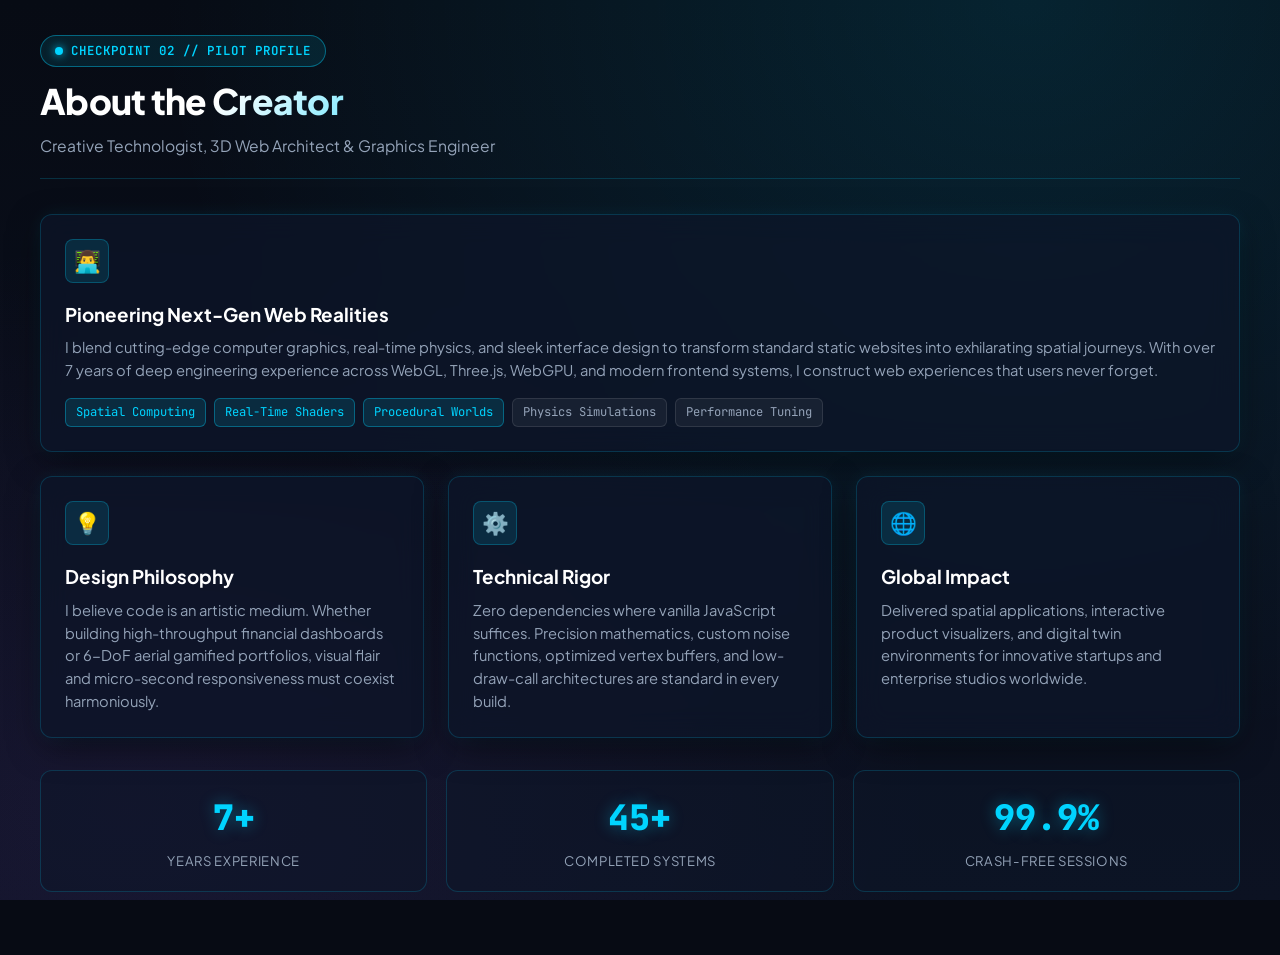
<file: pages/about.html>
<!DOCTYPE html>
<html lang="en">
<head>
  <meta charset="UTF-8">
  <meta name="viewport" content="width=device-width, initial-scale=1.0">
  <title>Zone 2: About Me • Cyber Drone Portfolio</title>
  <link rel="stylesheet" href="pages.css">
</head>
<body>
  <header class="page-header">
    <div>
      <div class="zone-badge">Checkpoint 02 // Pilot Profile</div>
      <h1 class="page-title">About the Creator</h1>
      <p class="page-subtitle">Creative Technologist, 3D Web Architect & Graphics Engineer</p>
    </div>
  </header>

  <div class="card" style="margin-bottom: 1.5rem;">
    <div class="card-icon">👨‍💻</div>
    <h3>Pioneering Next-Gen Web Realities</h3>
    <p>I blend cutting-edge computer graphics, real-time physics, and sleek interface design to transform standard static websites into exhilarating spatial journeys. With over 7 years of deep engineering experience across WebGL, Three.js, WebGPU, and modern frontend systems, I construct web experiences that users never forget.</p>
    <div class="tag-list">
      <span class="tag highlight">Spatial Computing</span>
      <span class="tag highlight">Real-Time Shaders</span>
      <span class="tag highlight">Procedural Worlds</span>
      <span class="tag">Physics Simulations</span>
      <span class="tag">Performance Tuning</span>
    </div>
  </div>

  <div class="card-grid">
    <div class="card">
      <div class="card-icon">💡</div>
      <h3>Design Philosophy</h3>
      <p>I believe code is an artistic medium. Whether building high-throughput financial dashboards or 6-DoF aerial gamified portfolios, visual flair and micro-second responsiveness must coexist harmoniously.</p>
    </div>
    <div class="card">
      <div class="card-icon">⚙️</div>
      <h3>Technical Rigor</h3>
      <p>Zero dependencies where vanilla JavaScript suffices. Precision mathematics, custom noise functions, optimized vertex buffers, and low-draw-call architectures are standard in every build.</p>
    </div>
    <div class="card">
      <div class="card-icon">🌐</div>
      <h3>Global Impact</h3>
      <p>Delivered spatial applications, interactive product visualizers, and digital twin environments for innovative startups and enterprise studios worldwide.</p>
    </div>
  </div>

  <div class="metrics-row" style="margin-top: 2rem;">
    <div class="metric-card">
      <div class="metric-val">7+</div>
      <div class="metric-label">Years Experience</div>
    </div>
    <div class="metric-card">
      <div class="metric-val">45+</div>
      <div class="metric-label">Completed Systems</div>
    </div>
    <div class="metric-card">
      <div class="metric-val">99.9%</div>
      <div class="metric-label">Crash-Free Sessions</div>
    </div>
  </div>
</body>
</html>
</file>
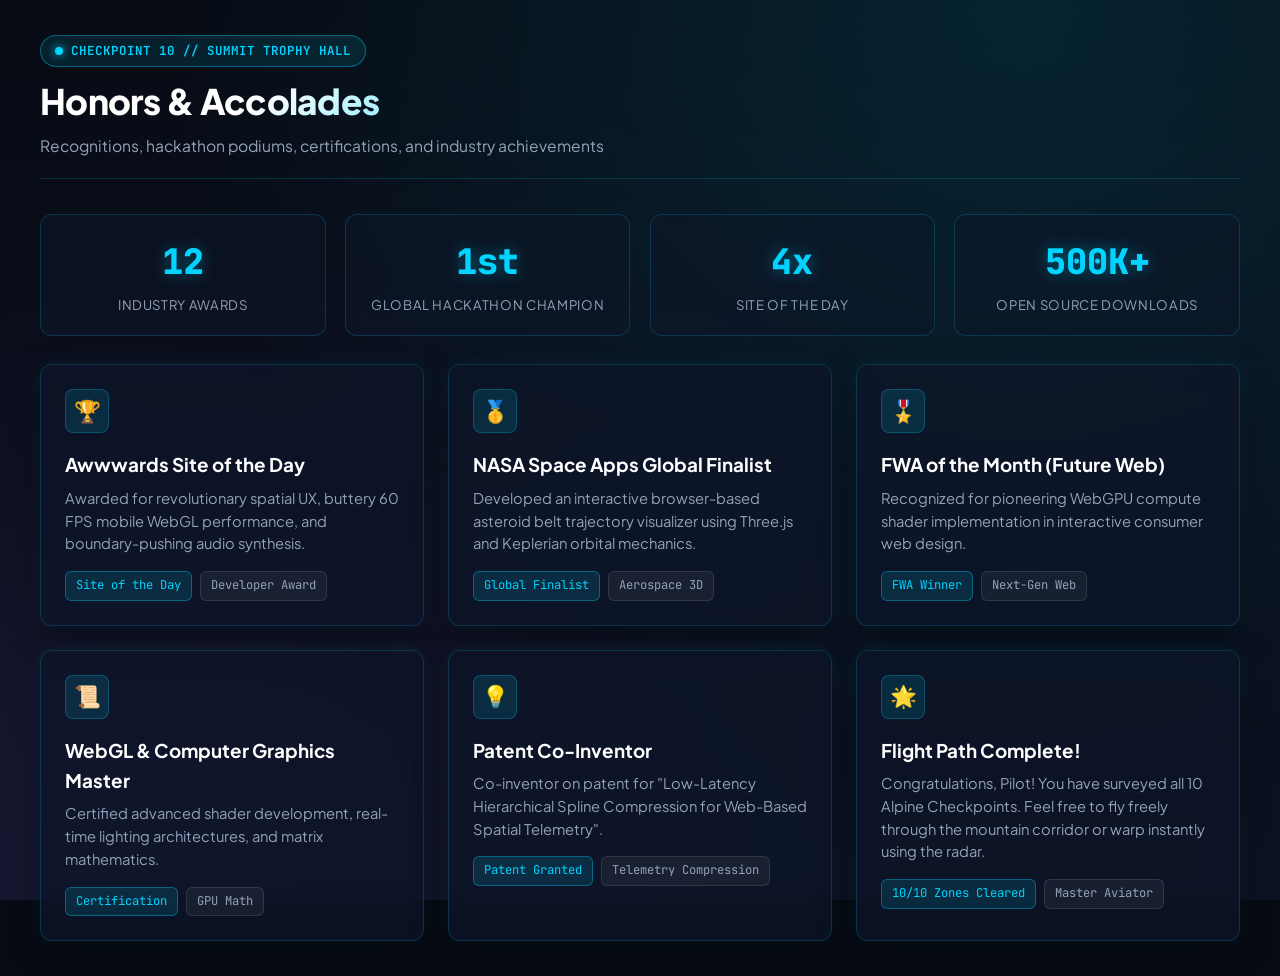
<file: pages/achievements.html>
<!DOCTYPE html>
<html lang="en">
<head>
  <meta charset="UTF-8">
  <meta name="viewport" content="width=device-width, initial-scale=1.0">
  <title>Zone 10: Achievements • Cyber Drone Portfolio</title>
  <link rel="stylesheet" href="pages.css">
</head>
<body>
  <header class="page-header">
    <div>
      <div class="zone-badge">Checkpoint 10 // Summit Trophy Hall</div>
      <h1 class="page-title">Honors & Accolades</h1>
      <p class="page-subtitle">Recognitions, hackathon podiums, certifications, and industry achievements</p>
    </div>
  </header>

  <div class="metrics-row">
    <div class="metric-card">
      <div class="metric-val">12</div>
      <div class="metric-label">Industry Awards</div>
    </div>
    <div class="metric-card">
      <div class="metric-val">1st</div>
      <div class="metric-label">Global Hackathon Champion</div>
    </div>
    <div class="metric-card">
      <div class="metric-val">4x</div>
      <div class="metric-label">Site of the Day</div>
    </div>
    <div class="metric-card">
      <div class="metric-val">500K+</div>
      <div class="metric-label">Open Source Downloads</div>
    </div>
  </div>

  <div class="card-grid">
    <div class="card">
      <div class="card-icon">🏆</div>
      <h3>Awwwards Site of the Day</h3>
      <p>Awarded for revolutionary spatial UX, buttery 60 FPS mobile WebGL performance, and boundary-pushing audio synthesis.</p>
      <div class="tag-list">
        <span class="tag highlight">Site of the Day</span>
        <span class="tag">Developer Award</span>
      </div>
    </div>

    <div class="card">
      <div class="card-icon">🥇</div>
      <h3>NASA Space Apps Global Finalist</h3>
      <p>Developed an interactive browser-based asteroid belt trajectory visualizer using Three.js and Keplerian orbital mechanics.</p>
      <div class="tag-list">
        <span class="tag highlight">Global Finalist</span>
        <span class="tag">Aerospace 3D</span>
      </div>
    </div>

    <div class="card">
      <div class="card-icon">🎖️</div>
      <h3>FWA of the Month (Future Web)</h3>
      <p>Recognized for pioneering WebGPU compute shader implementation in interactive consumer web design.</p>
      <div class="tag-list">
        <span class="tag highlight">FWA Winner</span>
        <span class="tag">Next-Gen Web</span>
      </div>
    </div>

    <div class="card">
      <div class="card-icon">📜</div>
      <h3>WebGL & Computer Graphics Master</h3>
      <p>Certified advanced shader development, real-time lighting architectures, and matrix mathematics.</p>
      <div class="tag-list">
        <span class="tag highlight">Certification</span>
        <span class="tag">GPU Math</span>
      </div>
    </div>

    <div class="card">
      <div class="card-icon">💡</div>
      <h3>Patent Co-Inventor</h3>
      <p>Co-inventor on patent for "Low-Latency Hierarchical Spline Compression for Web-Based Spatial Telemetry".</p>
      <div class="tag-list">
        <span class="tag highlight">Patent Granted</span>
        <span class="tag">Telemetry Compression</span>
      </div>
    </div>

    <div class="card">
      <div class="card-icon">🌟</div>
      <h3>Flight Path Complete!</h3>
      <p>Congratulations, Pilot! You have surveyed all 10 Alpine Checkpoints. Feel free to fly freely through the mountain corridor or warp instantly using the radar.</p>
      <div class="tag-list">
        <span class="tag highlight">10/10 Zones Cleared</span>
        <span class="tag">Master Aviator</span>
      </div>
    </div>
  </div>
</body>
</html>
</file>
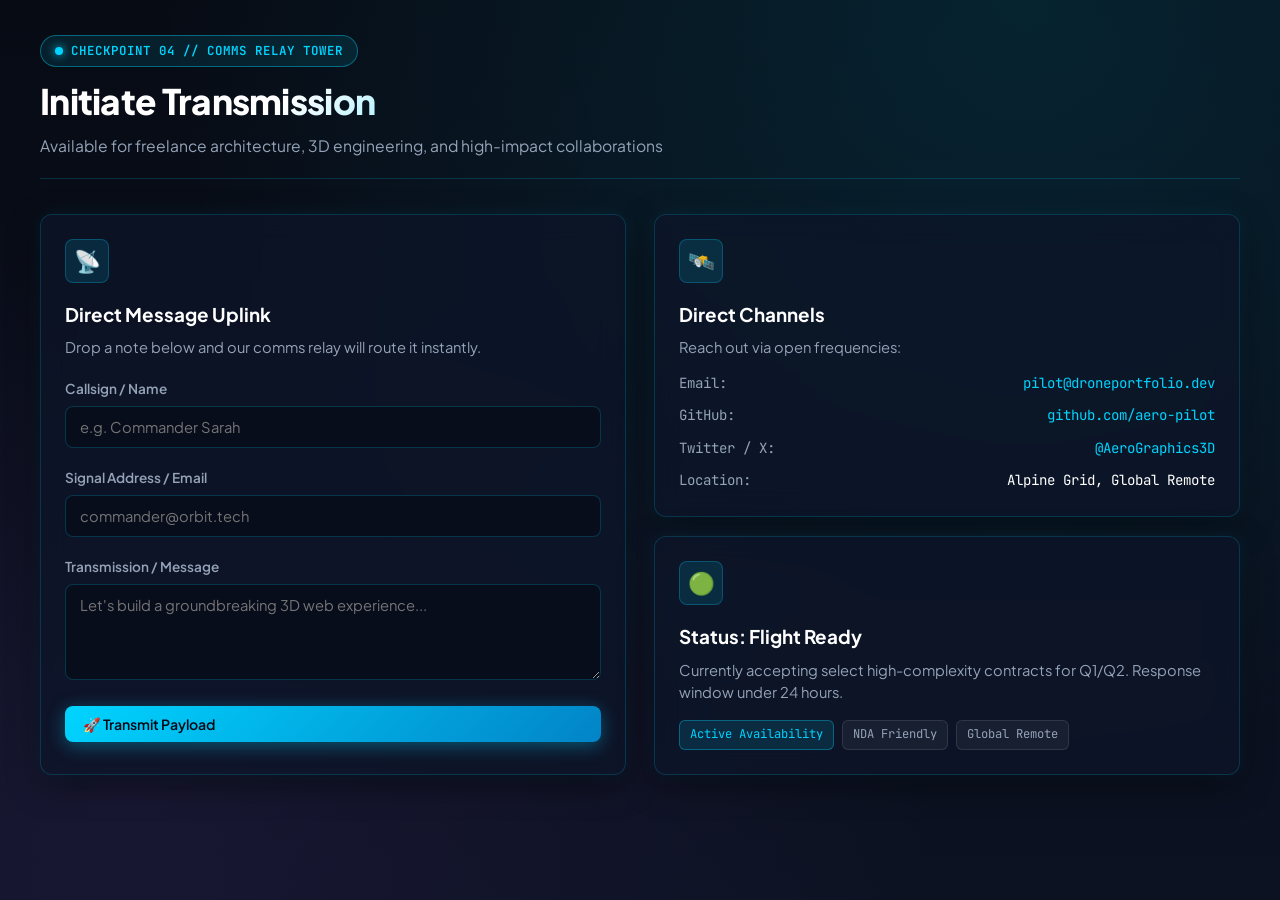
<file: pages/contact.html>
<!DOCTYPE html>
<html lang="en">
<head>
  <meta charset="UTF-8">
  <meta name="viewport" content="width=device-width, initial-scale=1.0">
  <title>Zone 4: Contact • Cyber Drone Portfolio</title>
  <link rel="stylesheet" href="pages.css">
</head>
<body>
  <header class="page-header">
    <div>
      <div class="zone-badge">Checkpoint 04 // Comms Relay Tower</div>
      <h1 class="page-title">Initiate Transmission</h1>
      <p class="page-subtitle">Available for freelance architecture, 3D engineering, and high-impact collaborations</p>
    </div>
  </header>

  <div style="display: grid; grid-template-columns: repeat(auto-fit, minmax(320px, 1fr)); gap: 1.8rem;">
    <!-- Contact Form -->
    <div class="card">
      <div class="card-icon">📡</div>
      <h3>Direct Message Uplink</h3>
      <p style="margin-bottom: 1.2rem;">Drop a note below and our comms relay will route it instantly.</p>
      
      <form id="contactForm" onsubmit="event.preventDefault(); document.getElementById('msgStatus').style.display='block';">
        <div class="form-group">
          <label class="form-label">Callsign / Name</label>
          <input type="text" class="form-input" placeholder="e.g. Commander Sarah" required>
        </div>
        <div class="form-group">
          <label class="form-label">Signal Address / Email</label>
          <input type="email" class="form-input" placeholder="commander@orbit.tech" required>
        </div>
        <div class="form-group">
          <label class="form-label">Transmission / Message</label>
          <textarea class="form-textarea" rows="4" placeholder="Let's build a groundbreaking 3D web experience..." required></textarea>
        </div>
        <button type="submit" class="btn btn-primary" style="width: 100%;">
          <span>🚀 Transmit Payload</span>
        </button>
      </form>
      <div id="msgStatus" style="display:none; margin-top: 1rem; color: var(--cyan-neon); font-family: 'JetBrains Mono', monospace; font-size: 0.85rem; text-align: center;">
        ✓ Transmission encrypted & dispatched to command!
      </div>
    </div>

    <!-- Communication Coordinates -->
    <div>
      <div class="card" style="margin-bottom: 1.2rem;">
        <div class="card-icon">🛰️</div>
        <h3>Direct Channels</h3>
        <p style="margin-bottom: 0.8rem;">Reach out via open frequencies:</p>
        <div style="display: flex; flex-direction: column; gap: 10px; font-family: 'JetBrains Mono', monospace; font-size: 0.88rem;">
          <div style="display: flex; justify-content: space-between;">
            <span style="color: var(--text-dim);">Email:</span>
            <span style="color: var(--cyan-neon);">pilot@droneportfolio.dev</span>
          </div>
          <div style="display: flex; justify-content: space-between;">
            <span style="color: var(--text-dim);">GitHub:</span>
            <span style="color: var(--cyan-neon);">github.com/aero-pilot</span>
          </div>
          <div style="display: flex; justify-content: space-between;">
            <span style="color: var(--text-dim);">Twitter / X:</span>
            <span style="color: var(--cyan-neon);">@AeroGraphics3D</span>
          </div>
          <div style="display: flex; justify-content: space-between;">
            <span style="color: var(--text-dim);">Location:</span>
            <span style="color: #fff;">Alpine Grid, Global Remote</span>
          </div>
        </div>
      </div>

      <div class="card">
        <div class="card-icon">🟢</div>
        <h3>Status: Flight Ready</h3>
        <p>Currently accepting select high-complexity contracts for Q1/Q2. Response window under 24 hours.</p>
        <div class="tag-list" style="margin-top: 1rem;">
          <span class="tag highlight">Active Availability</span>
          <span class="tag">NDA Friendly</span>
          <span class="tag">Global Remote</span>
        </div>
      </div>
    </div>
  </div>
</body>
</html>
</file>
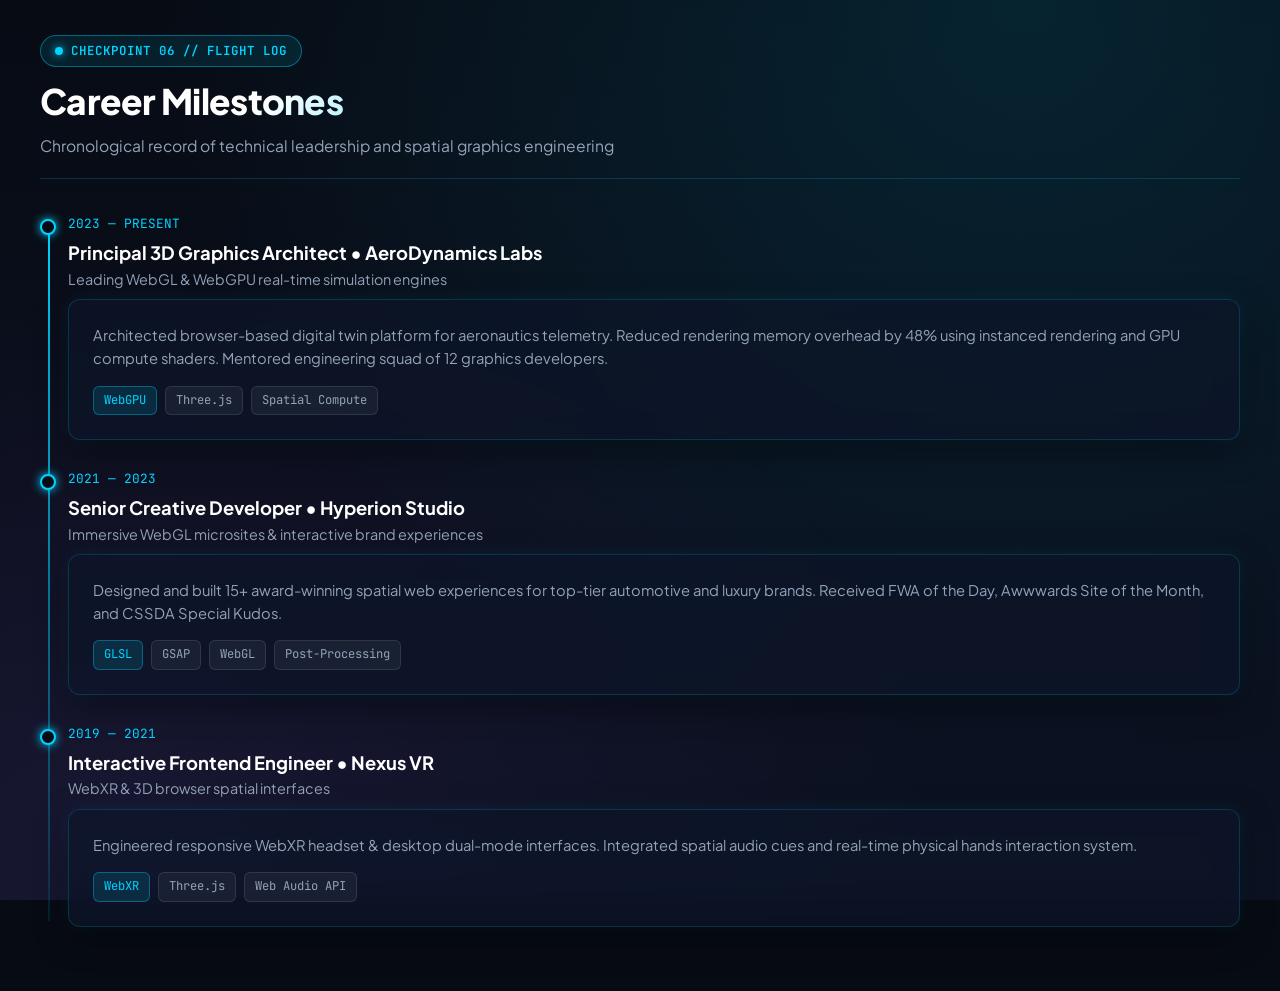
<file: pages/experience.html>
<!DOCTYPE html>
<html lang="en">
<head>
  <meta charset="UTF-8">
  <meta name="viewport" content="width=device-width, initial-scale=1.0">
  <title>Zone 6: Experience • Cyber Drone Portfolio</title>
  <link rel="stylesheet" href="pages.css">
</head>
<body>
  <header class="page-header">
    <div>
      <div class="zone-badge">Checkpoint 06 // Flight Log</div>
      <h1 class="page-title">Career Milestones</h1>
      <p class="page-subtitle">Chronological record of technical leadership and spatial graphics engineering</p>
    </div>
  </header>

  <div class="timeline">
    <div class="timeline-item">
      <div class="timeline-dot"></div>
      <div class="timeline-date">2023 — PRESENT</div>
      <div class="timeline-title">Principal 3D Graphics Architect • AeroDynamics Labs</div>
      <div class="timeline-role">Leading WebGL & WebGPU real-time simulation engines</div>
      <div class="card">
        <p>Architected browser-based digital twin platform for aeronautics telemetry. Reduced rendering memory overhead by 48% using instanced rendering and GPU compute shaders. Mentored engineering squad of 12 graphics developers.</p>
        <div class="tag-list">
          <span class="tag highlight">WebGPU</span>
          <span class="tag">Three.js</span>
          <span class="tag">Spatial Compute</span>
        </div>
      </div>
    </div>

    <div class="timeline-item">
      <div class="timeline-dot"></div>
      <div class="timeline-date">2021 — 2023</div>
      <div class="timeline-title">Senior Creative Developer • Hyperion Studio</div>
      <div class="timeline-role">Immersive WebGL microsites & interactive brand experiences</div>
      <div class="card">
        <p>Designed and built 15+ award-winning spatial web experiences for top-tier automotive and luxury brands. Received FWA of the Day, Awwwards Site of the Month, and CSSDA Special Kudos.</p>
        <div class="tag-list">
          <span class="tag highlight">GLSL</span>
          <span class="tag">GSAP</span>
          <span class="tag">WebGL</span>
          <span class="tag">Post-Processing</span>
        </div>
      </div>
    </div>

    <div class="timeline-item">
      <div class="timeline-dot"></div>
      <div class="timeline-date">2019 — 2021</div>
      <div class="timeline-title">Interactive Frontend Engineer • Nexus VR</div>
      <div class="timeline-role">WebXR & 3D browser spatial interfaces</div>
      <div class="card">
        <p>Engineered responsive WebXR headset & desktop dual-mode interfaces. Integrated spatial audio cues and real-time physical hands interaction system.</p>
        <div class="tag-list">
          <span class="tag highlight">WebXR</span>
          <span class="tag">Three.js</span>
          <span class="tag">Web Audio API</span>
        </div>
      </div>
    </div>
  </div>
</body>
</html>
</file>
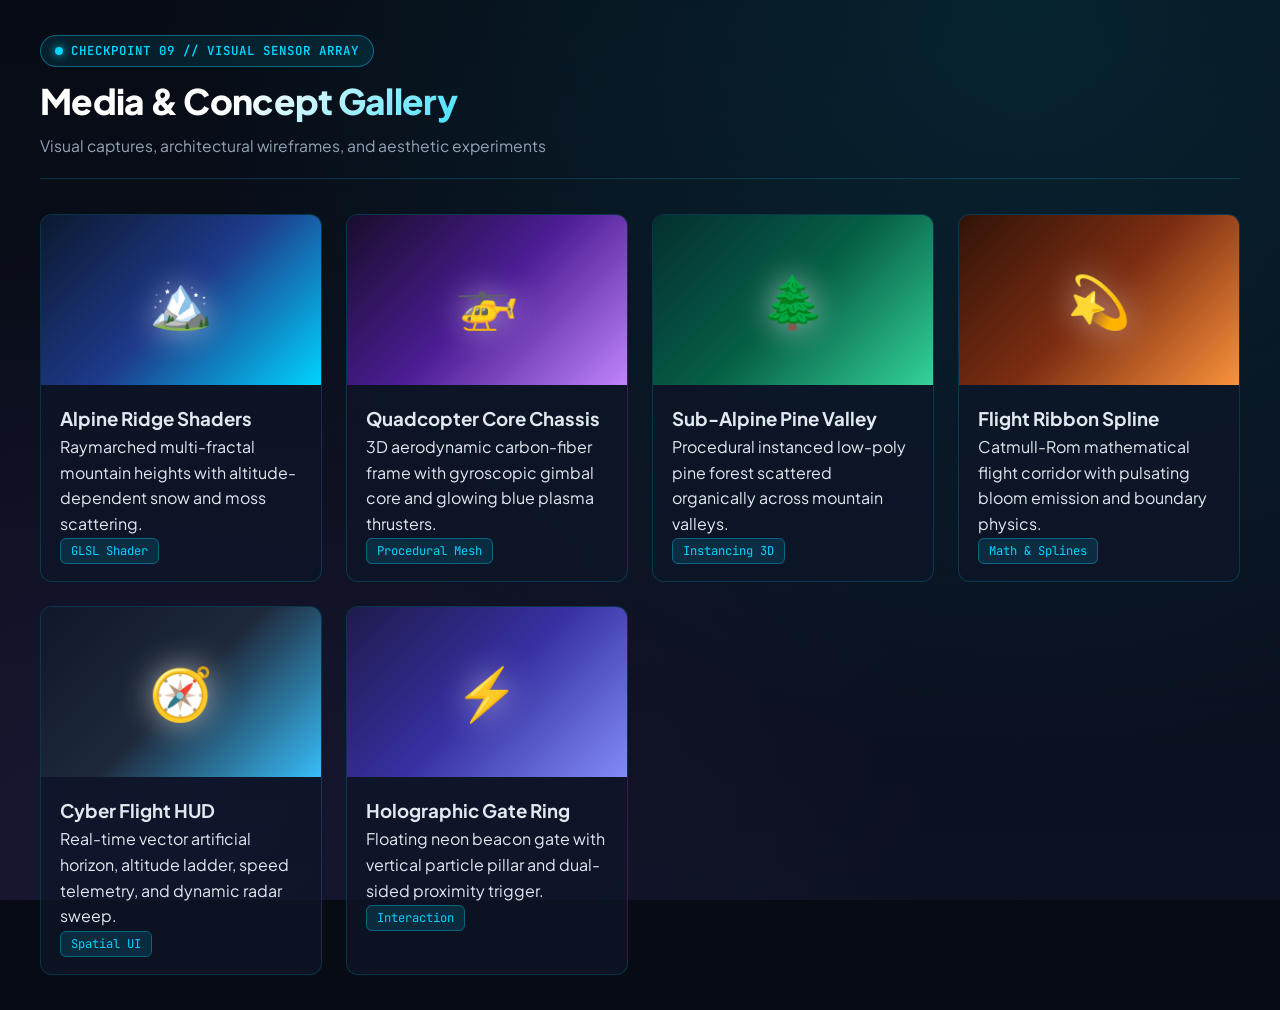
<file: pages/gallery.html>
<!DOCTYPE html>
<html lang="en">
<head>
  <meta charset="UTF-8">
  <meta name="viewport" content="width=device-width, initial-scale=1.0">
  <title>Zone 9: Gallery • Cyber Drone Portfolio</title>
  <link rel="stylesheet" href="pages.css">
  <style>
    .gallery-grid {
      display: grid;
      grid-template-columns: repeat(auto-fill, minmax(280px, 1fr));
      gap: 1.5rem;
    }
    .gallery-item {
      background: rgba(13, 22, 41, 0.7);
      border: 1px solid var(--border-card);
      border-radius: var(--radius-md);
      overflow: hidden;
      transition: all 0.3s ease;
    }
    .gallery-item:hover {
      transform: translateY(-5px);
      border-color: var(--cyan-neon);
      box-shadow: 0 12px 30px rgba(0, 212, 255, 0.25);
    }
    .gallery-preview {
      height: 170px;
      position: relative;
      overflow: hidden;
      display: flex;
      align-items: center;
      justify-content: center;
    }
    .gallery-info {
      padding: 1.2rem;
    }
    .art-1 { background: linear-gradient(135deg, #0b192e, #1e3a8a, #00d4ff); }
    .art-2 { background: linear-gradient(135deg, #180d2b, #4c1d95, #c084fc); }
    .art-3 { background: linear-gradient(135deg, #042f2e, #065f46, #34d399); }
    .art-4 { background: linear-gradient(135deg, #311308, #7c2d12, #fb923c); }
    .art-5 { background: linear-gradient(135deg, #0f172a, #1e293b, #38bdf8); }
    .art-6 { background: linear-gradient(135deg, #1e1b4b, #3730a3, #818cf8); }
    
    .vector-symbol {
      font-size: 3.2rem;
      filter: drop-shadow(0 0 16px rgba(255, 255, 255, 0.6));
    }
  </style>
</head>
<body>
  <header class="page-header">
    <div>
      <div class="zone-badge">Checkpoint 09 // Visual Sensor Array</div>
      <h1 class="page-title">Media & Concept Gallery</h1>
      <p class="page-subtitle">Visual captures, architectural wireframes, and aesthetic experiments</p>
    </div>
  </header>

  <div class="gallery-grid">
    <div class="gallery-item">
      <div class="gallery-preview art-1">
        <span class="vector-symbol">🏔️</span>
      </div>
      <div class="gallery-info">
        <h3>Alpine Ridge Shaders</h3>
        <p>Raymarched multi-fractal mountain heights with altitude-dependent snow and moss scattering.</p>
        <span class="tag highlight">GLSL Shader</span>
      </div>
    </div>

    <div class="gallery-item">
      <div class="gallery-preview art-2">
        <span class="vector-symbol">🚁</span>
      </div>
      <div class="gallery-info">
        <h3>Quadcopter Core Chassis</h3>
        <p>3D aerodynamic carbon-fiber frame with gyroscopic gimbal core and glowing blue plasma thrusters.</p>
        <span class="tag highlight">Procedural Mesh</span>
      </div>
    </div>

    <div class="gallery-item">
      <div class="gallery-preview art-3">
        <span class="vector-symbol">🌲</span>
      </div>
      <div class="gallery-info">
        <h3>Sub-Alpine Pine Valley</h3>
        <p>Procedural instanced low-poly pine forest scattered organically across mountain valleys.</p>
        <span class="tag highlight">Instancing 3D</span>
      </div>
    </div>

    <div class="gallery-item">
      <div class="gallery-preview art-4">
        <span class="vector-symbol">💫</span>
      </div>
      <div class="gallery-info">
        <h3>Flight Ribbon Spline</h3>
        <p>Catmull-Rom mathematical flight corridor with pulsating bloom emission and boundary physics.</p>
        <span class="tag highlight">Math & Splines</span>
      </div>
    </div>

    <div class="gallery-item">
      <div class="gallery-preview art-5">
        <span class="vector-symbol">🧭</span>
      </div>
      <div class="gallery-info">
        <h3>Cyber Flight HUD</h3>
        <p>Real-time vector artificial horizon, altitude ladder, speed telemetry, and dynamic radar sweep.</p>
        <span class="tag highlight">Spatial UI</span>
      </div>
    </div>

    <div class="gallery-item">
      <div class="gallery-preview art-6">
        <span class="vector-symbol">⚡</span>
      </div>
      <div class="gallery-info">
        <h3>Holographic Gate Ring</h3>
        <p>Floating neon beacon gate with vertical particle pillar and dual-sided proximity trigger.</p>
        <span class="tag highlight">Interaction</span>
      </div>
    </div>
  </div>
</body>
</html>
</file>
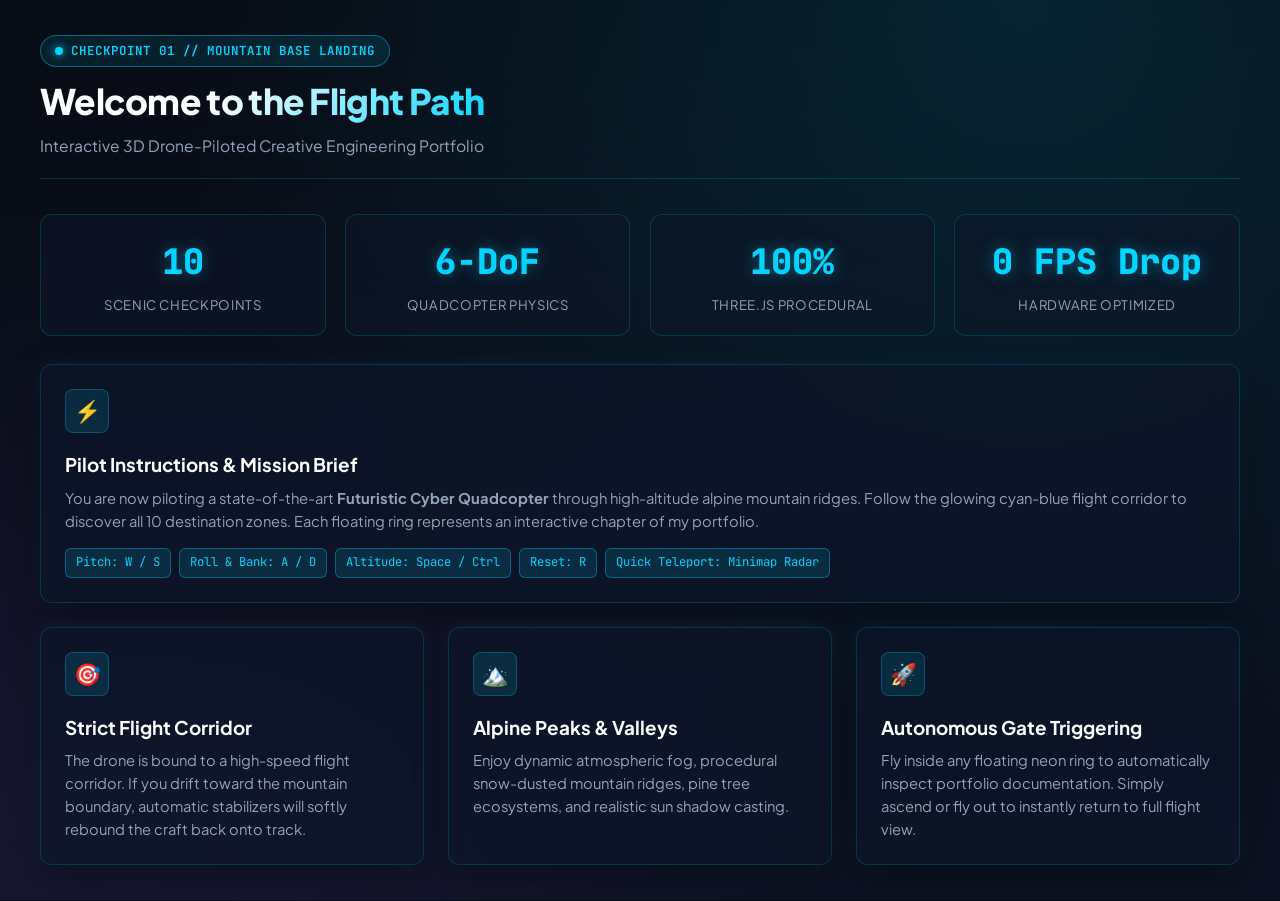
<file: pages/home.html>
<!DOCTYPE html>
<html lang="en">
<head>
  <meta charset="UTF-8">
  <meta name="viewport" content="width=device-width, initial-scale=1.0">
  <title>Zone 1: Home • Cyber Drone Portfolio</title>
  <link rel="stylesheet" href="pages.css">
</head>
<body>
  <header class="page-header">
    <div>
      <div class="zone-badge">Checkpoint 01 // Mountain Base Landing</div>
      <h1 class="page-title">Welcome to the Flight Path</h1>
      <p class="page-subtitle">Interactive 3D Drone-Piloted Creative Engineering Portfolio</p>
    </div>
  </header>

  <div class="metrics-row">
    <div class="metric-card">
      <div class="metric-val">10</div>
      <div class="metric-label">Scenic Checkpoints</div>
    </div>
    <div class="metric-card">
      <div class="metric-val">6-DoF</div>
      <div class="metric-label">Quadcopter Physics</div>
    </div>
    <div class="metric-card">
      <div class="metric-val">100%</div>
      <div class="metric-label">Three.js Procedural</div>
    </div>
    <div class="metric-card">
      <div class="metric-val">0 FPS Drop</div>
      <div class="metric-label">Hardware Optimized</div>
    </div>
  </div>

  <div class="card" style="margin-bottom: 1.5rem;">
    <div class="card-icon">⚡</div>
    <h3>Pilot Instructions & Mission Brief</h3>
    <p>You are now piloting a state-of-the-art <strong>Futuristic Cyber Quadcopter</strong> through high-altitude alpine mountain ridges. Follow the glowing cyan-blue flight corridor to discover all 10 destination zones. Each floating ring represents an interactive chapter of my portfolio.</p>
    <div class="tag-list">
      <span class="tag highlight">Pitch: W / S</span>
      <span class="tag highlight">Roll & Bank: A / D</span>
      <span class="tag highlight">Altitude: Space / Ctrl</span>
      <span class="tag highlight">Reset: R</span>
      <span class="tag highlight">Quick Teleport: Minimap Radar</span>
    </div>
  </div>

  <div class="card-grid">
    <div class="card">
      <div class="card-icon">🎯</div>
      <h3>Strict Flight Corridor</h3>
      <p>The drone is bound to a high-speed flight corridor. If you drift toward the mountain boundary, automatic stabilizers will softly rebound the craft back onto track.</p>
    </div>
    <div class="card">
      <div class="card-icon">🏔️</div>
      <h3>Alpine Peaks & Valleys</h3>
      <p>Enjoy dynamic atmospheric fog, procedural snow-dusted mountain ridges, pine tree ecosystems, and realistic sun shadow casting.</p>
    </div>
    <div class="card">
      <div class="card-icon">🚀</div>
      <h3>Autonomous Gate Triggering</h3>
      <p>Fly inside any floating neon ring to automatically inspect portfolio documentation. Simply ascend or fly out to instantly return to full flight view.</p>
    </div>
  </div>
</body>
</html>
</file>
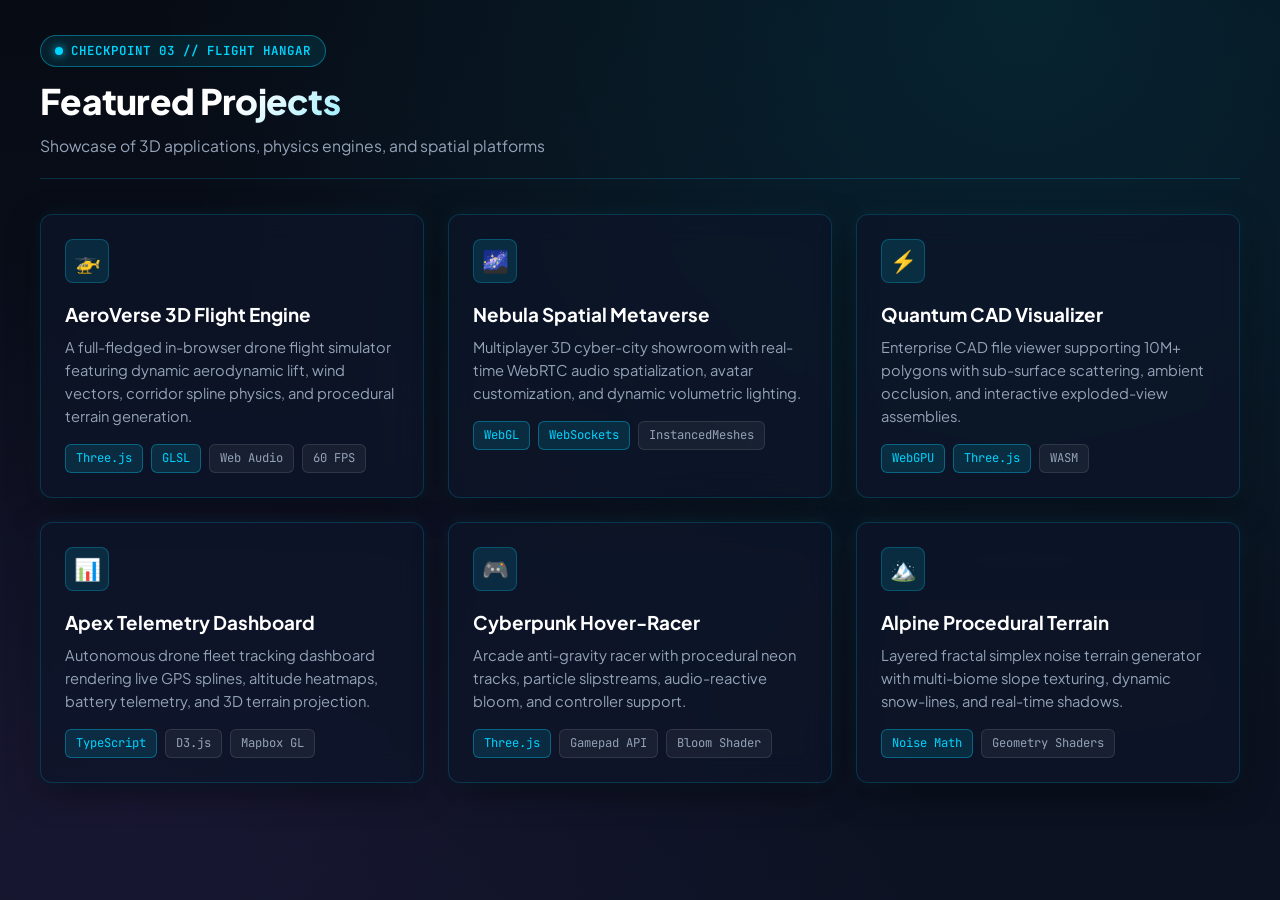
<file: pages/projects.html>
<!DOCTYPE html>
<html lang="en">
<head>
  <meta charset="UTF-8">
  <meta name="viewport" content="width=device-width, initial-scale=1.0">
  <title>Zone 3: Projects • Cyber Drone Portfolio</title>
  <link rel="stylesheet" href="pages.css">
</head>
<body>
  <header class="page-header">
    <div>
      <div class="zone-badge">Checkpoint 03 // Flight Hangar</div>
      <h1 class="page-title">Featured Projects</h1>
      <p class="page-subtitle">Showcase of 3D applications, physics engines, and spatial platforms</p>
    </div>
  </header>

  <div class="card-grid">
    <div class="card">
      <div class="card-icon">🚁</div>
      <h3>AeroVerse 3D Flight Engine</h3>
      <p>A full-fledged in-browser drone flight simulator featuring dynamic aerodynamic lift, wind vectors, corridor spline physics, and procedural terrain generation.</p>
      <div class="tag-list">
        <span class="tag highlight">Three.js</span>
        <span class="tag highlight">GLSL</span>
        <span class="tag">Web Audio</span>
        <span class="tag">60 FPS</span>
      </div>
    </div>

    <div class="card">
      <div class="card-icon">🌌</div>
      <h3>Nebula Spatial Metaverse</h3>
      <p>Multiplayer 3D cyber-city showroom with real-time WebRTC audio spatialization, avatar customization, and dynamic volumetric lighting.</p>
      <div class="tag-list">
        <span class="tag highlight">WebGL</span>
        <span class="tag highlight">WebSockets</span>
        <span class="tag">InstancedMeshes</span>
      </div>
    </div>

    <div class="card">
      <div class="card-icon">⚡</div>
      <h3>Quantum CAD Visualizer</h3>
      <p>Enterprise CAD file viewer supporting 10M+ polygons with sub-surface scattering, ambient occlusion, and interactive exploded-view assemblies.</p>
      <div class="tag-list">
        <span class="tag highlight">WebGPU</span>
        <span class="tag highlight">Three.js</span>
        <span class="tag">WASM</span>
      </div>
    </div>

    <div class="card">
      <div class="card-icon">📊</div>
      <h3>Apex Telemetry Dashboard</h3>
      <p>Autonomous drone fleet tracking dashboard rendering live GPS splines, altitude heatmaps, battery telemetry, and 3D terrain projection.</p>
      <div class="tag-list">
        <span class="tag highlight">TypeScript</span>
        <span class="tag">D3.js</span>
        <span class="tag">Mapbox GL</span>
      </div>
    </div>

    <div class="card">
      <div class="card-icon">🎮</div>
      <h3>Cyberpunk Hover-Racer</h3>
      <p>Arcade anti-gravity racer with procedural neon tracks, particle slipstreams, audio-reactive bloom, and controller support.</p>
      <div class="tag-list">
        <span class="tag highlight">Three.js</span>
        <span class="tag">Gamepad API</span>
        <span class="tag">Bloom Shader</span>
      </div>
    </div>

    <div class="card">
      <div class="card-icon">🏔️</div>
      <h3>Alpine Procedural Terrain</h3>
      <p>Layered fractal simplex noise terrain generator with multi-biome slope texturing, dynamic snow-lines, and real-time shadows.</p>
      <div class="tag-list">
        <span class="tag highlight">Noise Math</span>
        <span class="tag">Geometry Shaders</span>
      </div>
    </div>
  </div>
</body>
</html>
</file>
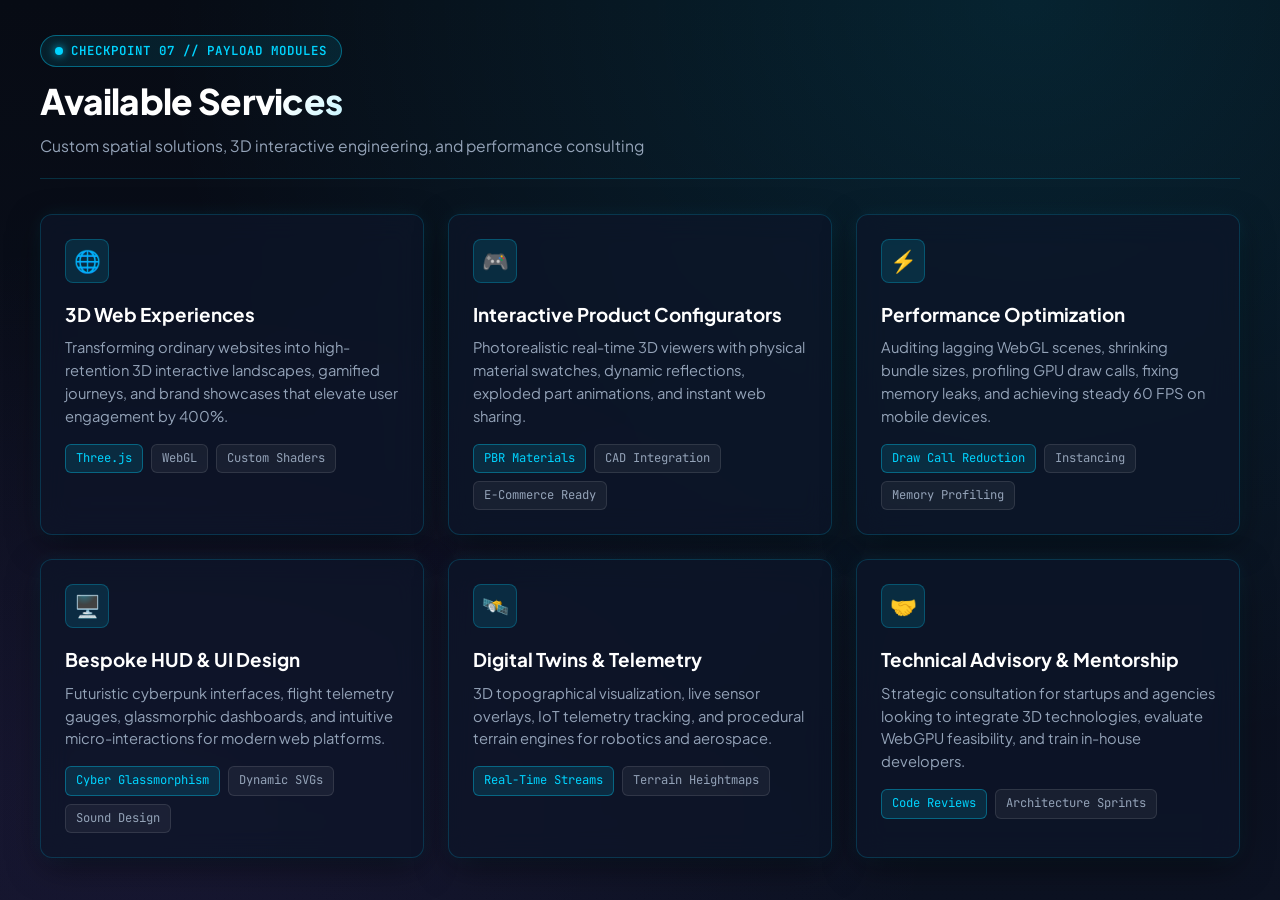
<file: pages/services.html>
<!DOCTYPE html>
<html lang="en">
<head>
  <meta charset="UTF-8">
  <meta name="viewport" content="width=device-width, initial-scale=1.0">
  <title>Zone 7: Services • Cyber Drone Portfolio</title>
  <link rel="stylesheet" href="pages.css">
</head>
<body>
  <header class="page-header">
    <div>
      <div class="zone-badge">Checkpoint 07 // Payload Modules</div>
      <h1 class="page-title">Available Services</h1>
      <p class="page-subtitle">Custom spatial solutions, 3D interactive engineering, and performance consulting</p>
    </div>
  </header>

  <div class="card-grid">
    <div class="card">
      <div class="card-icon">🌐</div>
      <h3>3D Web Experiences</h3>
      <p>Transforming ordinary websites into high-retention 3D interactive landscapes, gamified journeys, and brand showcases that elevate user engagement by 400%.</p>
      <div class="tag-list">
        <span class="tag highlight">Three.js</span>
        <span class="tag">WebGL</span>
        <span class="tag">Custom Shaders</span>
      </div>
    </div>

    <div class="card">
      <div class="card-icon">🎮</div>
      <h3>Interactive Product Configurators</h3>
      <p>Photorealistic real-time 3D viewers with physical material swatches, dynamic reflections, exploded part animations, and instant web sharing.</p>
      <div class="tag-list">
        <span class="tag highlight">PBR Materials</span>
        <span class="tag">CAD Integration</span>
        <span class="tag">E-Commerce Ready</span>
      </div>
    </div>

    <div class="card">
      <div class="card-icon">⚡</div>
      <h3>Performance Optimization</h3>
      <p>Auditing lagging WebGL scenes, shrinking bundle sizes, profiling GPU draw calls, fixing memory leaks, and achieving steady 60 FPS on mobile devices.</p>
      <div class="tag-list">
        <span class="tag highlight">Draw Call Reduction</span>
        <span class="tag">Instancing</span>
        <span class="tag">Memory Profiling</span>
      </div>
    </div>

    <div class="card">
      <div class="card-icon">🖥️</div>
      <h3>Bespoke HUD & UI Design</h3>
      <p>Futuristic cyberpunk interfaces, flight telemetry gauges, glassmorphic dashboards, and intuitive micro-interactions for modern web platforms.</p>
      <div class="tag-list">
        <span class="tag highlight">Cyber Glassmorphism</span>
        <span class="tag">Dynamic SVGs</span>
        <span class="tag">Sound Design</span>
      </div>
    </div>

    <div class="card">
      <div class="card-icon">🛰️</div>
      <h3>Digital Twins & Telemetry</h3>
      <p>3D topographical visualization, live sensor overlays, IoT telemetry tracking, and procedural terrain engines for robotics and aerospace.</p>
      <div class="tag-list">
        <span class="tag highlight">Real-Time Streams</span>
        <span class="tag">Terrain Heightmaps</span>
      </div>
    </div>

    <div class="card">
      <div class="card-icon">🤝</div>
      <h3>Technical Advisory & Mentorship</h3>
      <p>Strategic consultation for startups and agencies looking to integrate 3D technologies, evaluate WebGPU feasibility, and train in-house developers.</p>
      <div class="tag-list">
        <span class="tag highlight">Code Reviews</span>
        <span class="tag">Architecture Sprints</span>
      </div>
    </div>
  </div>
</body>
</html>
</file>
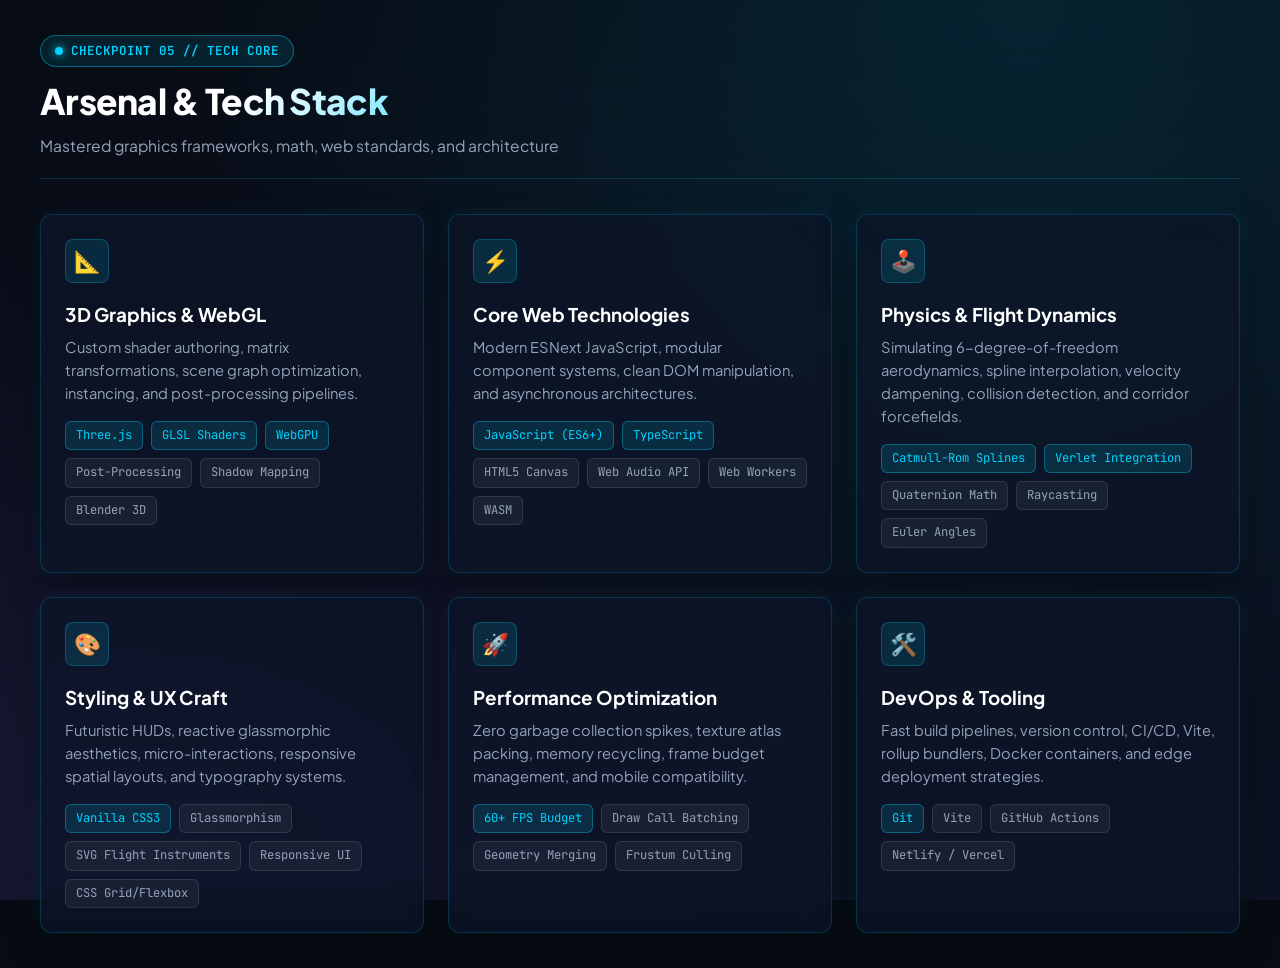
<file: pages/skills.html>
<!DOCTYPE html>
<html lang="en">
<head>
  <meta charset="UTF-8">
  <meta name="viewport" content="width=device-width, initial-scale=1.0">
  <title>Zone 5: Skills • Cyber Drone Portfolio</title>
  <link rel="stylesheet" href="pages.css">
</head>
<body>
  <header class="page-header">
    <div>
      <div class="zone-badge">Checkpoint 05 // Tech Core</div>
      <h1 class="page-title">Arsenal & Tech Stack</h1>
      <p class="page-subtitle">Mastered graphics frameworks, math, web standards, and architecture</p>
    </div>
  </header>

  <div class="card-grid">
    <div class="card">
      <div class="card-icon">📐</div>
      <h3>3D Graphics & WebGL</h3>
      <p>Custom shader authoring, matrix transformations, scene graph optimization, instancing, and post-processing pipelines.</p>
      <div class="tag-list">
        <span class="tag highlight">Three.js</span>
        <span class="tag highlight">GLSL Shaders</span>
        <span class="tag highlight">WebGPU</span>
        <span class="tag">Post-Processing</span>
        <span class="tag">Shadow Mapping</span>
        <span class="tag">Blender 3D</span>
      </div>
    </div>

    <div class="card">
      <div class="card-icon">⚡</div>
      <h3>Core Web Technologies</h3>
      <p>Modern ESNext JavaScript, modular component systems, clean DOM manipulation, and asynchronous architectures.</p>
      <div class="tag-list">
        <span class="tag highlight">JavaScript (ES6+)</span>
        <span class="tag highlight">TypeScript</span>
        <span class="tag">HTML5 Canvas</span>
        <span class="tag">Web Audio API</span>
        <span class="tag">Web Workers</span>
        <span class="tag">WASM</span>
      </div>
    </div>

    <div class="card">
      <div class="card-icon">🕹️</div>
      <h3>Physics & Flight Dynamics</h3>
      <p>Simulating 6-degree-of-freedom aerodynamics, spline interpolation, velocity dampening, collision detection, and corridor forcefields.</p>
      <div class="tag-list">
        <span class="tag highlight">Catmull-Rom Splines</span>
        <span class="tag highlight">Verlet Integration</span>
        <span class="tag">Quaternion Math</span>
        <span class="tag">Raycasting</span>
        <span class="tag">Euler Angles</span>
      </div>
    </div>

    <div class="card">
      <div class="card-icon">🎨</div>
      <h3>Styling & UX Craft</h3>
      <p>Futuristic HUDs, reactive glassmorphic aesthetics, micro-interactions, responsive spatial layouts, and typography systems.</p>
      <div class="tag-list">
        <span class="tag highlight">Vanilla CSS3</span>
        <span class="tag">Glassmorphism</span>
        <span class="tag">SVG Flight Instruments</span>
        <span class="tag">Responsive UI</span>
        <span class="tag">CSS Grid/Flexbox</span>
      </div>
    </div>

    <div class="card">
      <div class="card-icon">🚀</div>
      <h3>Performance Optimization</h3>
      <p>Zero garbage collection spikes, texture atlas packing, memory recycling, frame budget management, and mobile compatibility.</p>
      <div class="tag-list">
        <span class="tag highlight">60+ FPS Budget</span>
        <span class="tag">Draw Call Batching</span>
        <span class="tag">Geometry Merging</span>
        <span class="tag">Frustum Culling</span>
      </div>
    </div>

    <div class="card">
      <div class="card-icon">🛠️</div>
      <h3>DevOps & Tooling</h3>
      <p>Fast build pipelines, version control, CI/CD, Vite, rollup bundlers, Docker containers, and edge deployment strategies.</p>
      <div class="tag-list">
        <span class="tag highlight">Git</span>
        <span class="tag">Vite</span>
        <span class="tag">GitHub Actions</span>
        <span class="tag">Netlify / Vercel</span>
      </div>
    </div>
  </div>
</body>
</html>
</file>
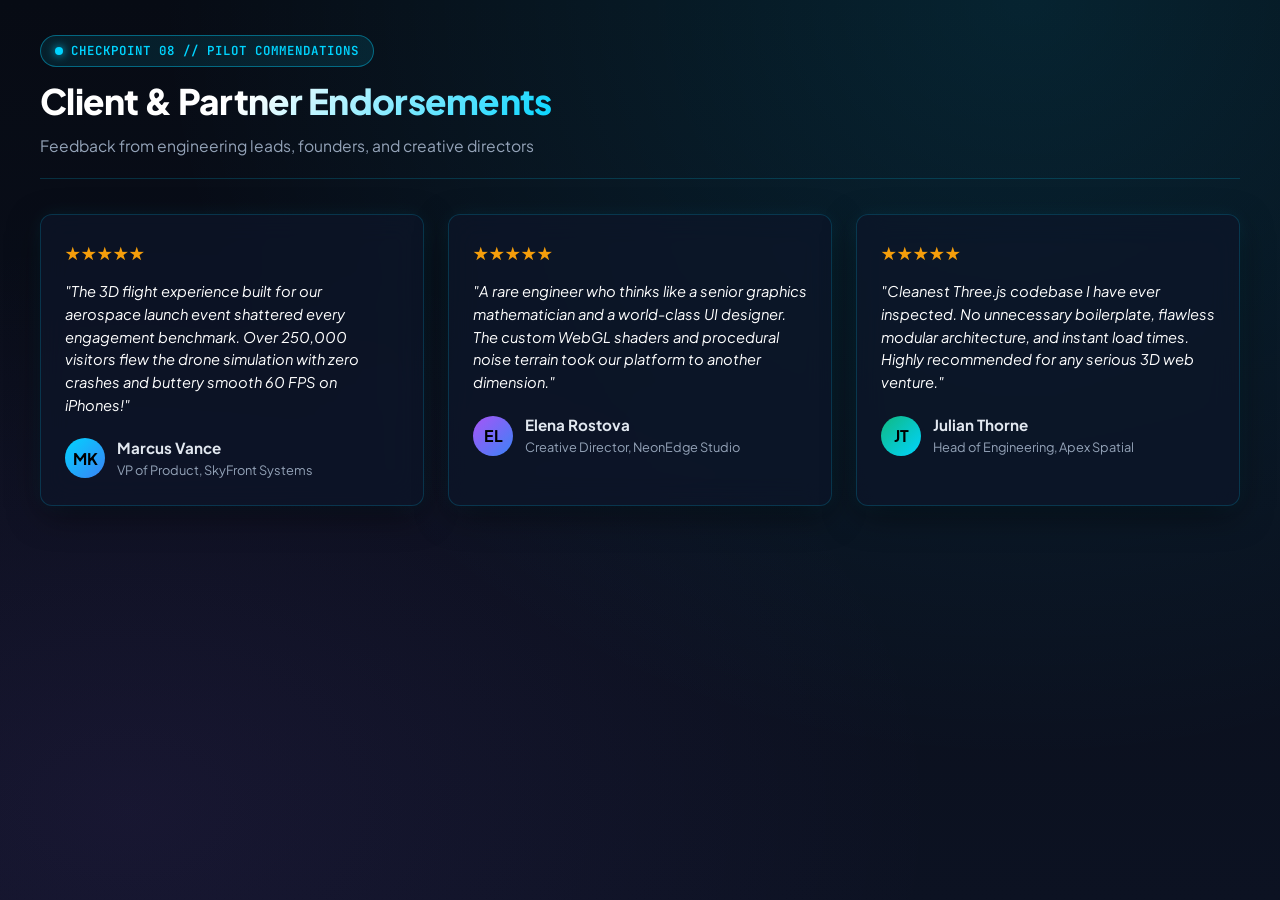
<file: pages/testimonials.html>
<!DOCTYPE html>
<html lang="en">
<head>
  <meta charset="UTF-8">
  <meta name="viewport" content="width=device-width, initial-scale=1.0">
  <title>Zone 8: Testimonials • Cyber Drone Portfolio</title>
  <link rel="stylesheet" href="pages.css">
</head>
<body>
  <header class="page-header">
    <div>
      <div class="zone-badge">Checkpoint 08 // Pilot Commendations</div>
      <h1 class="page-title">Client & Partner Endorsements</h1>
      <p class="page-subtitle">Feedback from engineering leads, founders, and creative directors</p>
    </div>
  </header>

  <div class="card-grid">
    <div class="card">
      <div style="color: var(--amber-neon); font-size: 1.1rem; margin-bottom: 0.8rem;">★★★★★</div>
      <p style="font-style: italic; color: #fff; margin-bottom: 1.2rem;">"The 3D flight experience built for our aerospace launch event shattered every engagement benchmark. Over 250,000 visitors flew the drone simulation with zero crashes and buttery smooth 60 FPS on iPhones!"</p>
      <div style="display: flex; align-items: center; gap: 12px;">
        <div style="width: 40px; height: 40px; border-radius: 50%; background: linear-gradient(135deg, var(--cyan-neon), var(--blue-accent)); display: flex; align-items: center; justify-content: center; font-weight: 700; color: #000;">MK</div>
        <div>
          <div style="font-weight: 700; font-size: 0.95rem;">Marcus Vance</div>
          <div style="font-size: 0.8rem; color: var(--text-dim);">VP of Product, SkyFront Systems</div>
        </div>
      </div>
    </div>

    <div class="card">
      <div style="color: var(--amber-neon); font-size: 1.1rem; margin-bottom: 0.8rem;">★★★★★</div>
      <p style="font-style: italic; color: #fff; margin-bottom: 1.2rem;">"A rare engineer who thinks like a senior graphics mathematician and a world-class UI designer. The custom WebGL shaders and procedural noise terrain took our platform to another dimension."</p>
      <div style="display: flex; align-items: center; gap: 12px;">
        <div style="width: 40px; height: 40px; border-radius: 50%; background: linear-gradient(135deg, var(--purple-neon), var(--blue-accent)); display: flex; align-items: center; justify-content: center; font-weight: 700; color: #000;">EL</div>
        <div>
          <div style="font-weight: 700; font-size: 0.95rem;">Elena Rostova</div>
          <div style="font-size: 0.8rem; color: var(--text-dim);">Creative Director, NeonEdge Studio</div>
        </div>
      </div>
    </div>

    <div class="card">
      <div style="color: var(--amber-neon); font-size: 1.1rem; margin-bottom: 0.8rem;">★★★★★</div>
      <p style="font-style: italic; color: #fff; margin-bottom: 1.2rem;">"Cleanest Three.js codebase I have ever inspected. No unnecessary boilerplate, flawless modular architecture, and instant load times. Highly recommended for any serious 3D web venture."</p>
      <div style="display: flex; align-items: center; gap: 12px;">
        <div style="width: 40px; height: 40px; border-radius: 50%; background: linear-gradient(135deg, var(--emerald-neon), var(--cyan-neon)); display: flex; align-items: center; justify-content: center; font-weight: 700; color: #000;">JT</div>
        <div>
          <div style="font-weight: 700; font-size: 0.95rem;">Julian Thorne</div>
          <div style="font-size: 0.8rem; color: var(--text-dim);">Head of Engineering, Apex Spatial</div>
        </div>
      </div>
    </div>
  </div>
</body>
</html>
</file>
<file: pages/pages.css>
/* Drone-Flight Portfolio - Subpages Shared Stylesheet */
@import url('https://fonts.googleapis.com/css2?family=JetBrains+Mono:wght@400;500;700&family=Plus+Jakarta+Sans:wght@300;400;500;600;700;800&display=swap');

:root {
  --bg-primary: #070b14;
  --bg-card: rgba(13, 22, 41, 0.72);
  --bg-card-hover: rgba(20, 34, 64, 0.85);
  --border-card: rgba(0, 212, 255, 0.18);
  --border-glow: rgba(0, 212, 255, 0.55);
  --text-main: #e2e8f0;
  --text-dim: #94a3b8;
  --cyan-neon: #00d4ff;
  --cyan-glow: rgba(0, 212, 255, 0.4);
  --blue-accent: #3b82f6;
  --purple-neon: #a855f7;
  --emerald-neon: #10b981;
  --amber-neon: #f59e0b;
  --radius-lg: 18px;
  --radius-md: 12px;
  --radius-sm: 8px;
  --shadow-card: 0 10px 35px -5px rgba(0, 0, 0, 0.6), 0 0 20px -3px rgba(0, 212, 255, 0.12);
  --glass-blur: blur(14px);
}

* {
  box-sizing: border-box;
  margin: 0;
  padding: 0;
}

body {
  font-family: 'Plus Jakarta Sans', -apple-system, BlinkMacSystemFont, sans-serif;
  background-color: var(--bg-primary);
  background-image: 
    radial-gradient(ellipse at 80% 0%, rgba(0, 212, 255, 0.12) 0%, transparent 60%),
    radial-gradient(ellipse at 10% 90%, rgba(168, 85, 247, 0.08) 0%, transparent 50%),
    linear-gradient(180deg, #070b14 0%, #0c1222 100%);
  background-attachment: fixed;
  color: var(--text-main);
  line-height: 1.6;
  padding: 2.2rem 2.5rem;
  min-height: 100vh;
  overflow-x: hidden;
}

/* Custom Scrollbar */
::-webkit-scrollbar {
  width: 7px;
}
::-webkit-scrollbar-track {
  background: rgba(10, 16, 30, 0.6);
}
::-webkit-scrollbar-thumb {
  background: rgba(0, 212, 255, 0.35);
  border-radius: 4px;
}
::-webkit-scrollbar-thumb:hover {
  background: var(--cyan-neon);
}

/* Header Banner */
.page-header {
  position: relative;
  display: flex;
  align-items: center;
  justify-content: space-between;
  margin-bottom: 2.2rem;
  padding-bottom: 1.2rem;
  border-bottom: 1px solid var(--border-card);
}

.zone-badge {
  display: inline-flex;
  align-items: center;
  gap: 8px;
  background: rgba(0, 212, 255, 0.1);
  border: 1px solid var(--cyan-glow);
  padding: 5px 14px;
  border-radius: 9999px;
  font-family: 'JetBrains Mono', monospace;
  font-size: 0.78rem;
  font-weight: 600;
  color: var(--cyan-neon);
  text-transform: uppercase;
  letter-spacing: 0.08em;
}
.zone-badge::before {
  content: '';
  width: 8px;
  height: 8px;
  background-color: var(--cyan-neon);
  border-radius: 50%;
  box-shadow: 0 0 10px var(--cyan-neon);
  animation: pulse 2s infinite ease-in-out;
}

@keyframes pulse {
  0%, 100% { opacity: 1; transform: scale(1); }
  50% { opacity: 0.4; transform: scale(0.85); }
}

.page-title {
  font-size: 2.2rem;
  font-weight: 800;
  letter-spacing: -0.02em;
  background: linear-gradient(135deg, #ffffff 40%, var(--cyan-neon) 100%);
  -webkit-background-clip: text;
  -webkit-text-fill-color: transparent;
  margin-top: 6px;
}

.page-subtitle {
  color: var(--text-dim);
  font-size: 0.98rem;
  margin-top: 4px;
}

/* Cards & Layout */
.card-grid {
  display: grid;
  grid-template-columns: repeat(auto-fill, minmax(290px, 1fr));
  gap: 1.5rem;
  margin-top: 1.5rem;
}

.card {
  background: var(--bg-card);
  backdrop-filter: var(--glass-blur);
  -webkit-backdrop-filter: var(--glass-blur);
  border: 1px solid var(--border-card);
  border-radius: var(--radius-md);
  padding: 1.5rem;
  box-shadow: var(--shadow-card);
  transition: all 0.3s cubic-bezier(0.16, 1, 0.3, 1);
  position: relative;
  overflow: hidden;
}

.card::before {
  content: '';
  position: absolute;
  top: 0;
  left: 0;
  right: 0;
  height: 2px;
  background: linear-gradient(90deg, transparent, var(--cyan-neon), transparent);
  opacity: 0;
  transition: opacity 0.3s ease;
}

.card:hover {
  transform: translateY(-4px);
  border-color: var(--border-glow);
  background: var(--bg-card-hover);
  box-shadow: 0 14px 40px -6px rgba(0, 0, 0, 0.7), 0 0 25px -4px var(--cyan-glow);
}

.card:hover::before {
  opacity: 1;
}

.card-icon {
  width: 44px;
  height: 44px;
  border-radius: var(--radius-sm);
  background: rgba(0, 212, 255, 0.12);
  color: var(--cyan-neon);
  display: flex;
  align-items: center;
  justify-content: center;
  font-size: 1.35rem;
  margin-bottom: 1rem;
  border: 1px solid rgba(0, 212, 255, 0.25);
}

.card h3 {
  font-size: 1.18rem;
  font-weight: 700;
  margin-bottom: 0.45rem;
  color: #fff;
}

.card p {
  color: var(--text-dim);
  font-size: 0.92rem;
  line-height: 1.55;
}

/* Tags & Badges */
.tag-list {
  display: flex;
  flex-wrap: wrap;
  gap: 8px;
  margin-top: 1rem;
}

.tag {
  background: rgba(255, 255, 255, 0.05);
  border: 1px solid rgba(255, 255, 255, 0.1);
  padding: 4px 10px;
  border-radius: 6px;
  font-size: 0.76rem;
  font-family: 'JetBrains Mono', monospace;
  color: var(--text-dim);
}

.tag.highlight {
  background: rgba(0, 212, 255, 0.12);
  border-color: rgba(0, 212, 255, 0.35);
  color: var(--cyan-neon);
}

/* Buttons */
.btn {
  display: inline-flex;
  align-items: center;
  gap: 8px;
  padding: 9px 18px;
  border-radius: var(--radius-sm);
  font-size: 0.88rem;
  font-weight: 600;
  text-decoration: none;
  cursor: pointer;
  border: none;
  transition: all 0.25s ease;
  font-family: inherit;
}

.btn-primary {
  background: linear-gradient(135deg, #00d4ff 0%, #0284c7 100%);
  color: #030816;
  box-shadow: 0 4px 18px rgba(0, 212, 255, 0.35);
}
.btn-primary:hover {
  transform: translateY(-2px);
  box-shadow: 0 6px 24px rgba(0, 212, 255, 0.55);
}

.btn-secondary {
  background: rgba(255, 255, 255, 0.07);
  border: 1px solid rgba(255, 255, 255, 0.16);
  color: var(--text-main);
}
.btn-secondary:hover {
  background: rgba(255, 255, 255, 0.14);
  border-color: rgba(0, 212, 255, 0.4);
}

/* Key Metrics / Highlights */
.metrics-row {
  display: grid;
  grid-template-columns: repeat(auto-fit, minmax(180px, 1fr));
  gap: 1.2rem;
  margin: 1.8rem 0;
}

.metric-card {
  background: rgba(13, 22, 41, 0.55);
  border: 1px solid var(--border-card);
  border-radius: var(--radius-md);
  padding: 1.2rem 1.4rem;
  text-align: center;
}

.metric-val {
  font-size: 2.2rem;
  font-weight: 800;
  font-family: 'JetBrains Mono', monospace;
  color: var(--cyan-neon);
  text-shadow: 0 0 16px var(--cyan-glow);
}

.metric-label {
  font-size: 0.82rem;
  color: var(--text-dim);
  text-transform: uppercase;
  letter-spacing: 0.05em;
  margin-top: 4px;
}

/* Form Styles */
.form-group {
  margin-bottom: 1.2rem;
}
.form-label {
  display: block;
  font-size: 0.85rem;
  font-weight: 600;
  color: var(--text-dim);
  margin-bottom: 6px;
}
.form-input, .form-textarea {
  width: 100%;
  background: rgba(9, 14, 28, 0.85);
  border: 1px solid rgba(0, 212, 255, 0.2);
  border-radius: var(--radius-sm);
  padding: 11px 14px;
  color: #fff;
  font-family: inherit;
  font-size: 0.92rem;
  transition: border-color 0.2s ease, box-shadow 0.2s ease;
}
.form-input:focus, .form-textarea:focus {
  outline: none;
  border-color: var(--cyan-neon);
  box-shadow: 0 0 15px rgba(0, 212, 255, 0.25);
}

/* Timeline */
.timeline {
  position: relative;
  padding-left: 28px;
  margin-top: 1.5rem;
}
.timeline::before {
  content: '';
  position: absolute;
  left: 8px;
  top: 6px;
  bottom: 6px;
  width: 2px;
  background: linear-gradient(180deg, var(--cyan-neon) 0%, rgba(0, 212, 255, 0.1) 100%);
}
.timeline-item {
  position: relative;
  margin-bottom: 1.8rem;
}
.timeline-dot {
  position: absolute;
  left: -28px;
  top: 5px;
  width: 16px;
  height: 16px;
  border-radius: 50%;
  background: #070b14;
  border: 2px solid var(--cyan-neon);
  box-shadow: 0 0 10px var(--cyan-neon);
}
.timeline-date {
  font-family: 'JetBrains Mono', monospace;
  font-size: 0.8rem;
  color: var(--cyan-neon);
  margin-bottom: 4px;
}
.timeline-title {
  font-size: 1.15rem;
  font-weight: 700;
  color: #fff;
}
.timeline-role {
  color: var(--text-dim);
  font-size: 0.9rem;
  margin-bottom: 8px;
}

@media (max-width: 768px) {
  body {
    padding: 1.2rem;
  }
  .page-title {
    font-size: 1.8rem;
  }
}
</file>
